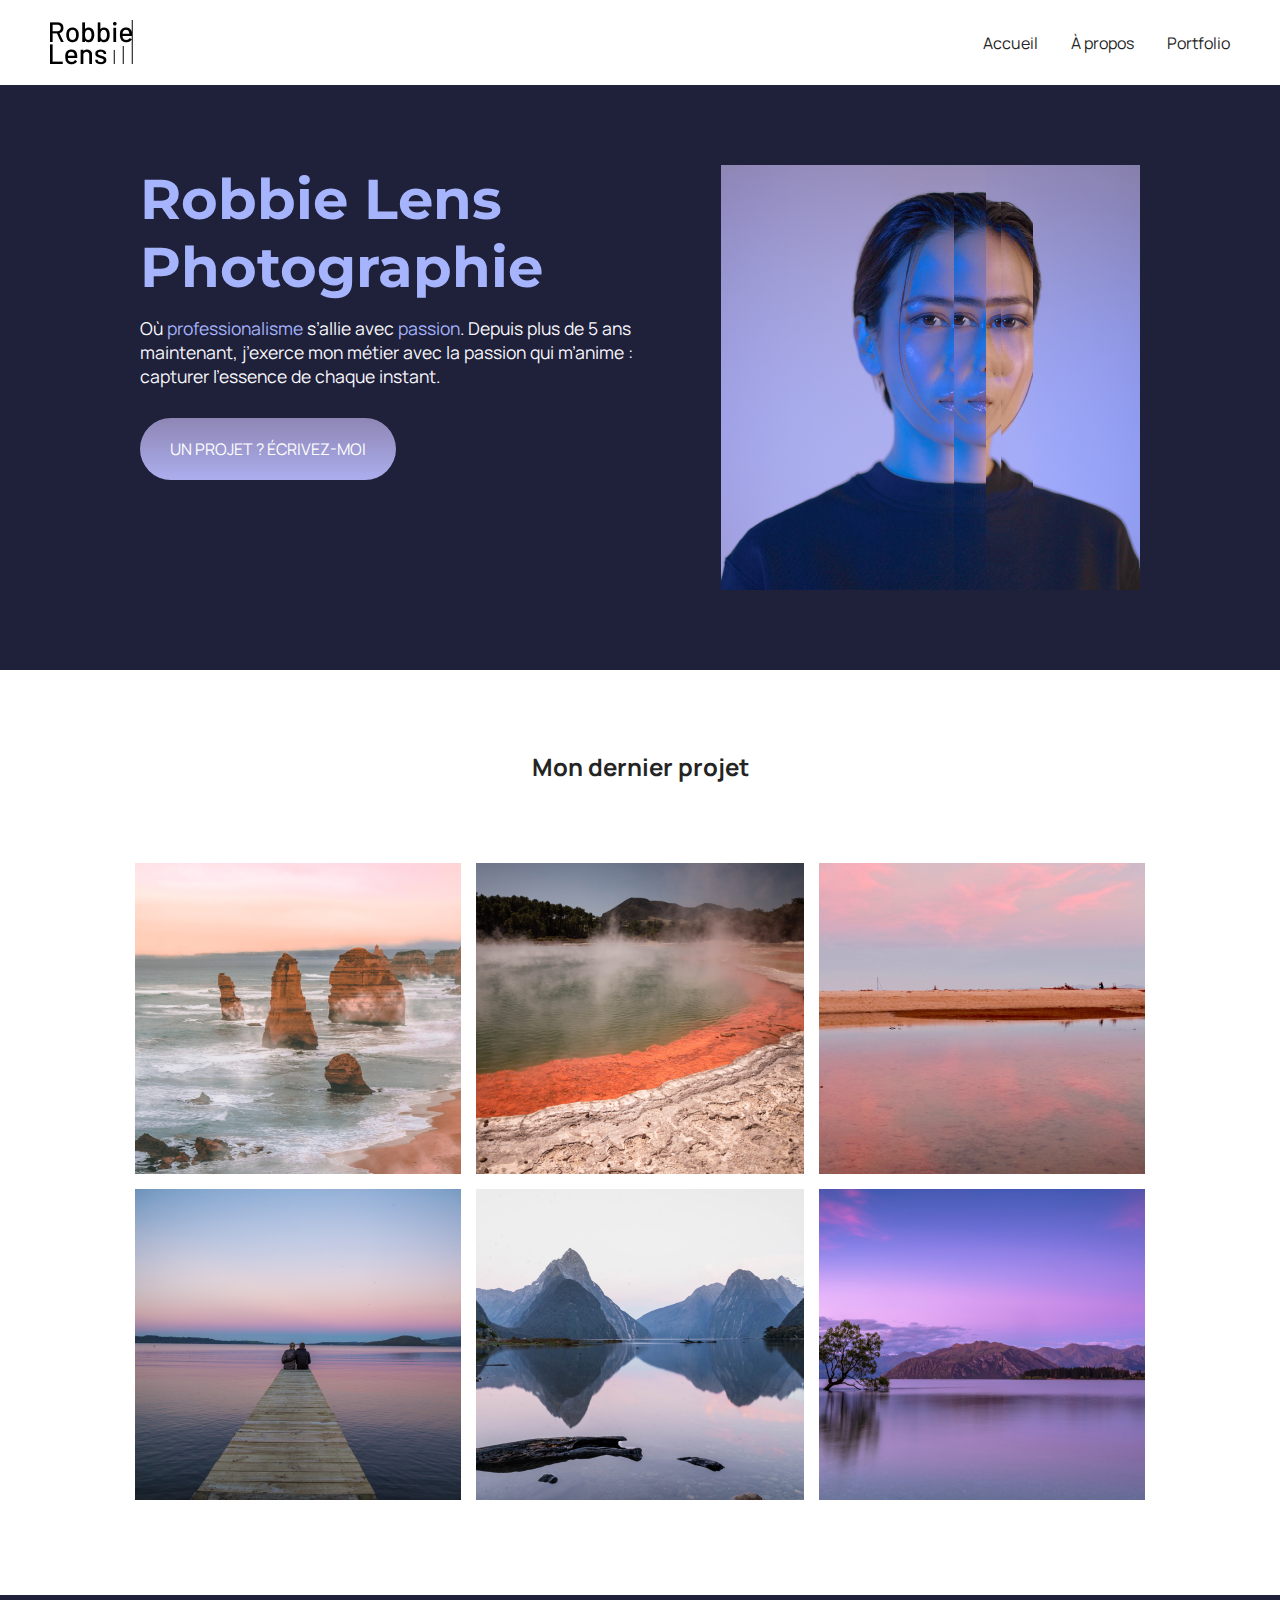
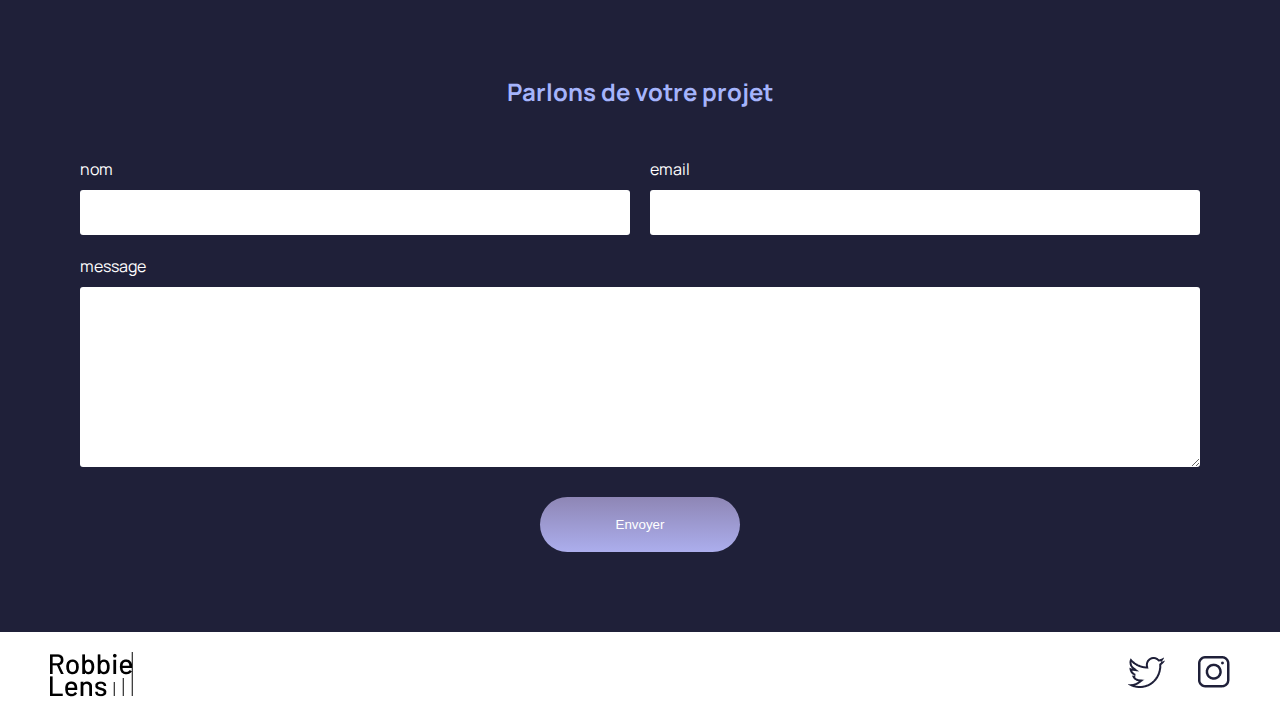
<file: index.html>
<!DOCTYPE html>
<html lang="fr">

<head>
    <meta charset="utf-8" >
    <title>Accueil - Robbie Lens Photographie</title>
    <link href="style/style.css" rel="stylesheet" >
    <link href="style/index.css" rel="stylesheet" >
    <link rel="preconnect" href="https://fonts.googleapis.com">
    <link rel="preconnect" href="https://fonts.gstatic.com" crossorigin>
    <link href="https://fonts.googleapis.com/css2?family=Manrope&family=Montserrat&display=swap" rel="stylesheet">
</head>

<body>
    <header>
        <nav>
            <img src="images/logo.png" alt="Logo Robbie Lens" >
            <div>
                <a href="index.html">Accueil</a>
                <a href="a-propos.html">À propos</a>
                <a href="portfolio.html">Portfolio</a>
            </div>
        </nav>
    </header>
    <main>
        <section class="accueil-introduction">
            <div>
                <h1>Robbie Lens Photographie</h1>
                <p>
                    Où <em>professionalisme</em> s’allie avec <em>passion</em>. Depuis
                    plus de 5 ans maintenant, j’exerce mon métier avec la passion
                    qui m’anime : capturer l’essence de chaque instant.
                </p>
                <a href="#contact" class="cta">UN PROJET ? ÉCRIVEZ-MOI</a>
            </div>
            <img src="images/robbie-lens.png" alt="Portrait avec effet de la photographe Robbie Lens" >
        </section>
        <section class="accueil-photos">
            <h2>Mon dernier projet</h2>
            <div>
                <img src="images/accueil/element-1.png" alt="Twelve apostles - Australie" >
                <img src="images/accueil/element-2.png" alt="Wai-O-Tapu - Nouvelle-Zélande" >
                <img src="images/accueil/element-3.png" alt="Parc National d’Abel Tasman - Nouvelle-Zélande" >
            </div>
            <div>
                <img src="images/accueil/element-4.png" alt="Lac Rotorua - Nouvelle-Zélande" >
                <img src="images/accueil/element-5.png" alt="Milford Sound - Nouvelle-Zélande" >
                <img src="images/accueil/element-6.png" alt="Lac Wanaka - Nouvelle-Zélande" >
            </div>
        </section>

        <section id="contact" class="section-contact">
            <h2>Parlons de votre projet</h2>
            <form method="get" action="#">
                <div class="form-nom-email">
                    <div class="form-column">
                        <label for="nom">nom</label>
                        <input type="text" name="nom" id="nom">
                    </div>
                    <div class="form-column">
                        <label for="email">email</label>
                        <input type="email" name="email" id="email">
                    </div> 
                </div>   
                    <label for="message">message</label>
                    <textarea name="message" id="message" rows="10"></textarea>
                    <input type="submit" value="Envoyer" class="cta">
            </form>
        </section>
    </main>
    <footer>
        <img src="images/logo.png" alt="Logo Robbie Lens" >
        <div>
            <a target="_blank" href="https://twitter.com/" class="lien-icone">
                <img src="images/twitter.png" alt="Logo Twitter" >
            </a>
            <a target="_blank" href="https://www.instagram.com/" class="lien-icone">
                <img src="images/instagram.png" alt="Logo Instagram" >
            </a>
        </div>
    </footer>
</body>

</html>
</file>
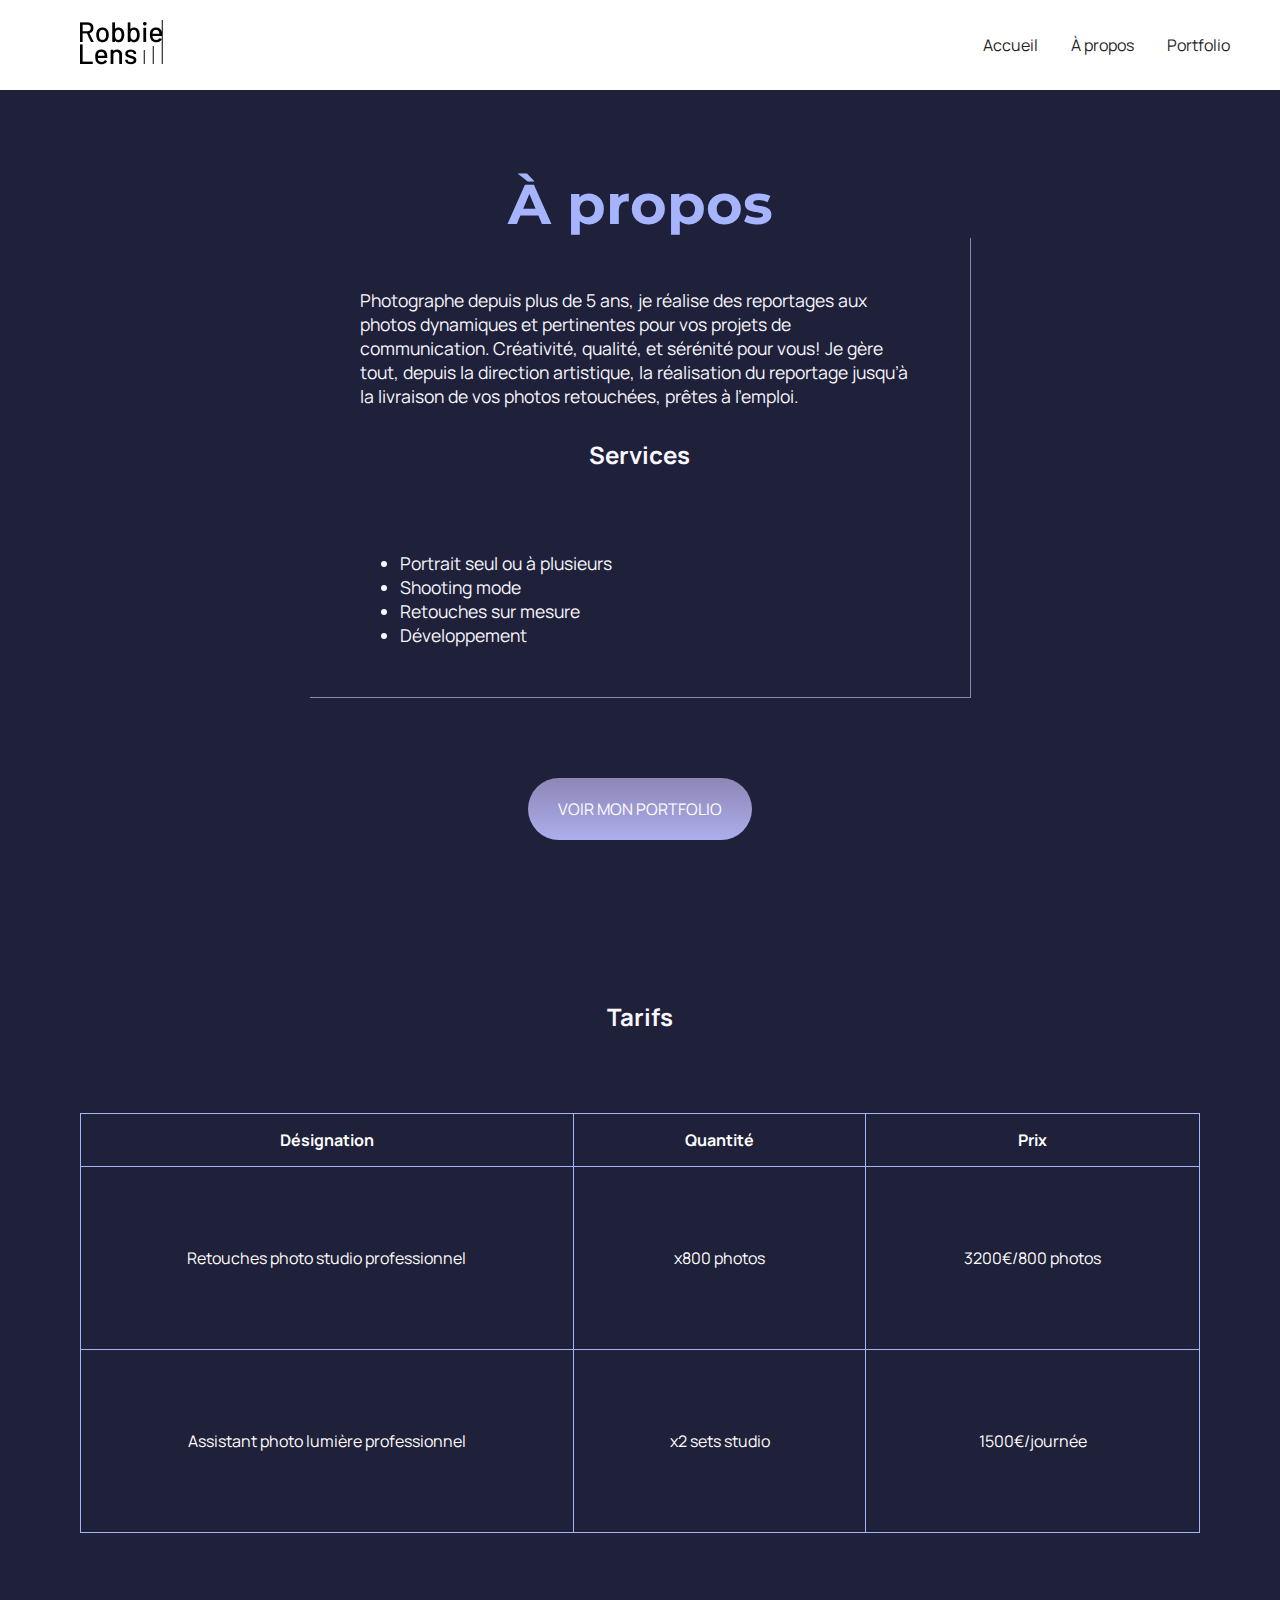
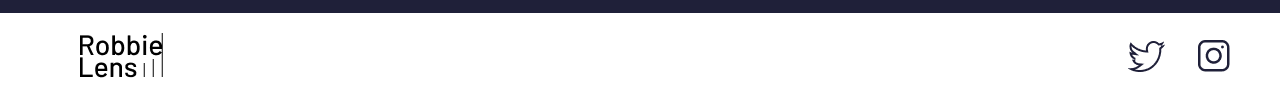
<file: a-propos.html>
<!DOCTYPE html>
<html lang="fr">

<head>
    <meta charset="utf-8" >
    <title>À propos - Robbie Lens Photographie</title>
    <link href="style/style.css" rel="stylesheet" >
    <link href="style/a-propos.css" rel="stylesheet" >
    <link rel="preconnect" href="https://fonts.googleapis.com">
    <link rel="preconnect" href="https://fonts.gstatic.com" crossorigin>
    <link href="https://fonts.googleapis.com/css2?family=Manrope&family=Montserrat&display=swap" rel="stylesheet">
</head>

<body>
    <header>
        <nav>
            <a href="index.html" class="lien-icone">
                <img src="images/logo.png" alt="Logo Robbie Lens" >
            </a>
            <div>
                <a href="index.html">Accueil</a>
                <a href="a-propos.html">À propos</a>
                <a href="portfolio.html">Portfolio</a>
            </div>
        </nav>
    </header>
    <main class="a-propos-main">
        <section>
            <h1>À propos</h1>
            <div class="carre-contenu">
                <p>
                    Photographe depuis plus de 5 ans, je réalise des reportages aux photos dynamiques et pertinentes
                    pour
                    vos
                    projets de communication. Créativité, qualité, et sérénité pour vous! Je gère tout, depuis la
                    direction
                    artistique, la réalisation du reportage jusqu’à la livraison de vos photos retouchées, prêtes à
                    l’emploi.
                </p>
                <h2>Services</h2>
                <ul>
                    <li>Portrait seul ou à plusieurs</li>
                    <li>Shooting mode</li>
                    <li>Retouches sur mesure</li>
                    <li>Développement</li>
                </ul>
            </div>
            <div>
                <a href="portfolio.html" class="cta">VOIR MON PORTFOLIO</a>
            </div>
        </section>

        <section class="section-tarifs">
            <h2>Tarifs</h2>
            <table>
                <thead>
                    <tr>
                        <th>Désignation</th>
                        <th>Quantité</th>
                        <th>Prix</th>
                    </tr>
                </thead>

                <tbody>
                    <tr>
                        <td>Retouches photo studio professionnel</td>
                        <td>x800 photos</td>
                        <td>3200€/800 photos</td>
                    </tr>

                    <tr>
                        <td>Assistant photo lumière professionnel</td>
                        <td>x2 sets studio</td>
                        <td>1500€/journée</td>
                    </tr>
                </tbody>
            </table>
        </section>
    </main>
    <footer>
        <a href="index.html" class="lien-icone">
            <img src="images/logo.png" alt="Logo Robbie Lens" >
        </a>
        <div>
            <a target="_blank" href="https://twitter.com/" class="lien-icone">
                <img src="images/twitter.png" alt="Logo Twitter" >
            </a>
            <a target="_blank" href="https://www.instagram.com/" class="lien-icone">
                <img src="images/instagram.png" alt="Logo Instagram" >
            </a>
        </div>
    </footer>
</body>

</html>
</file>
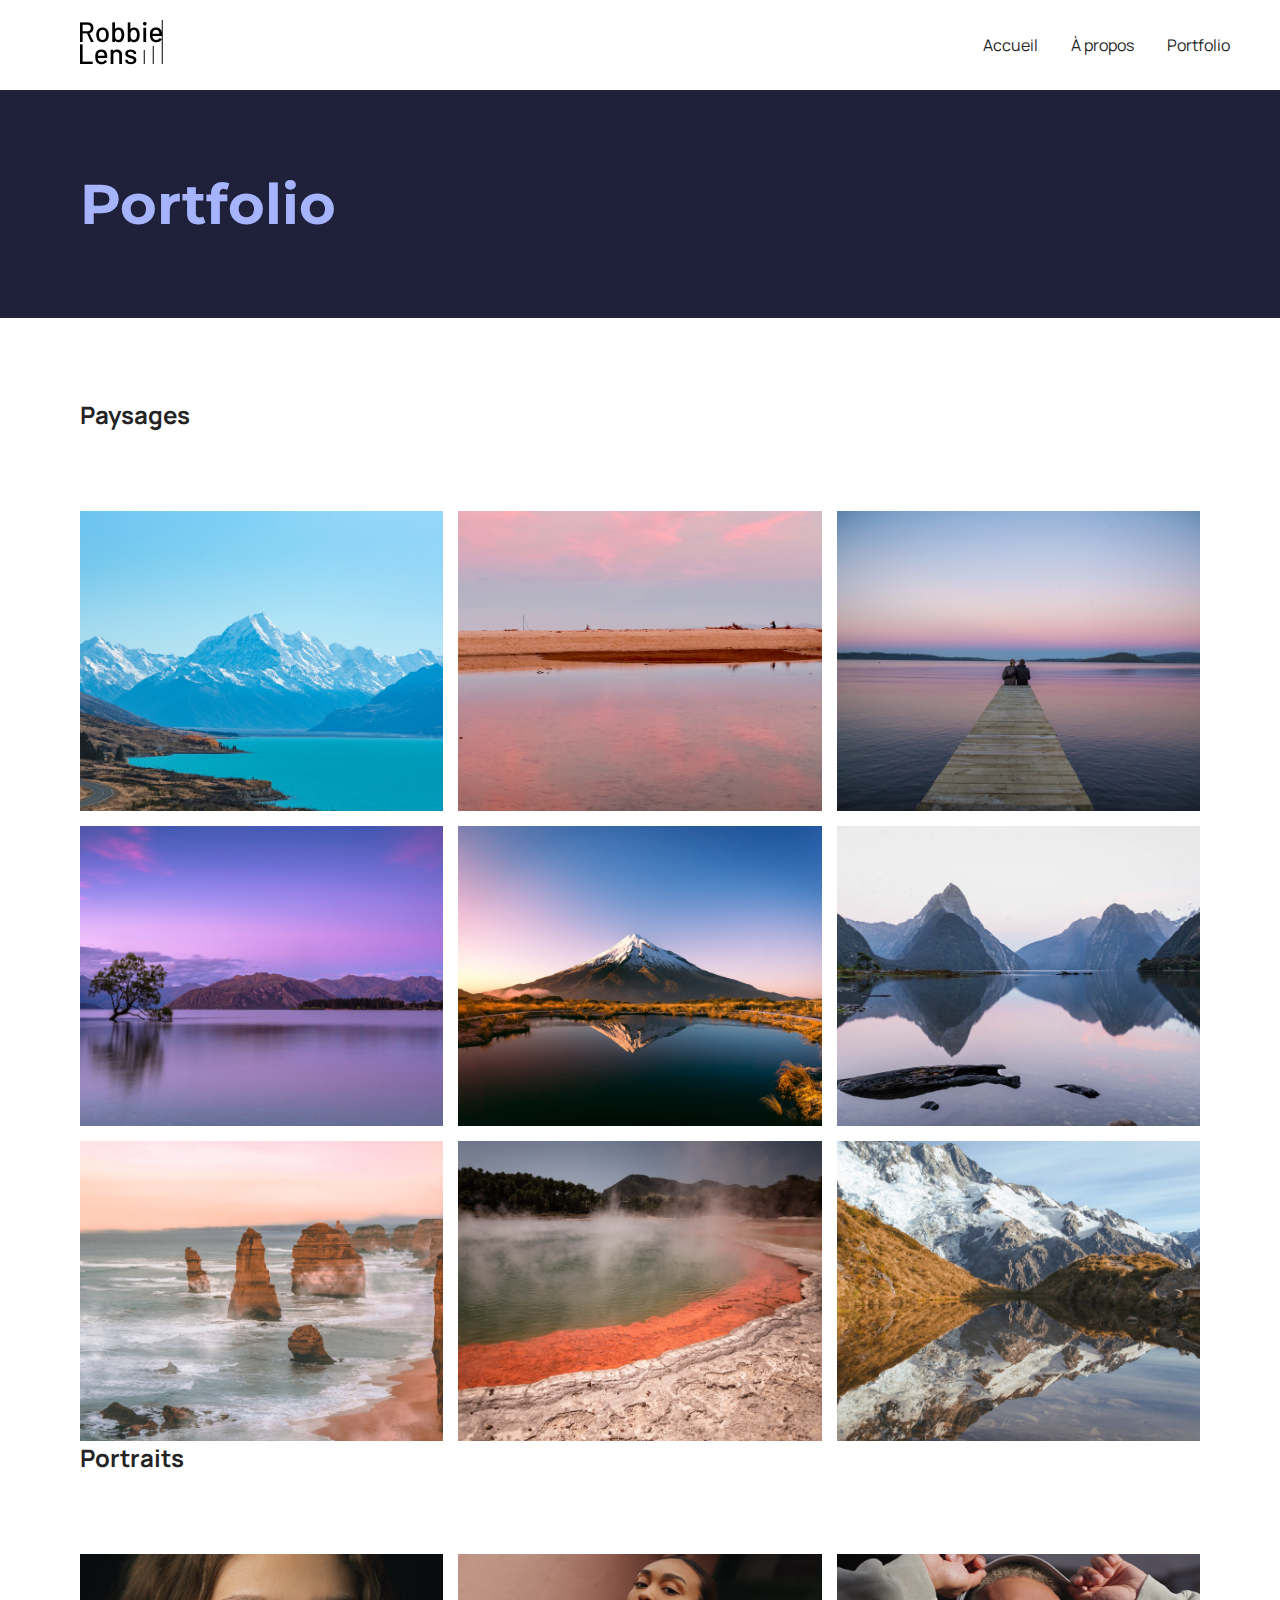
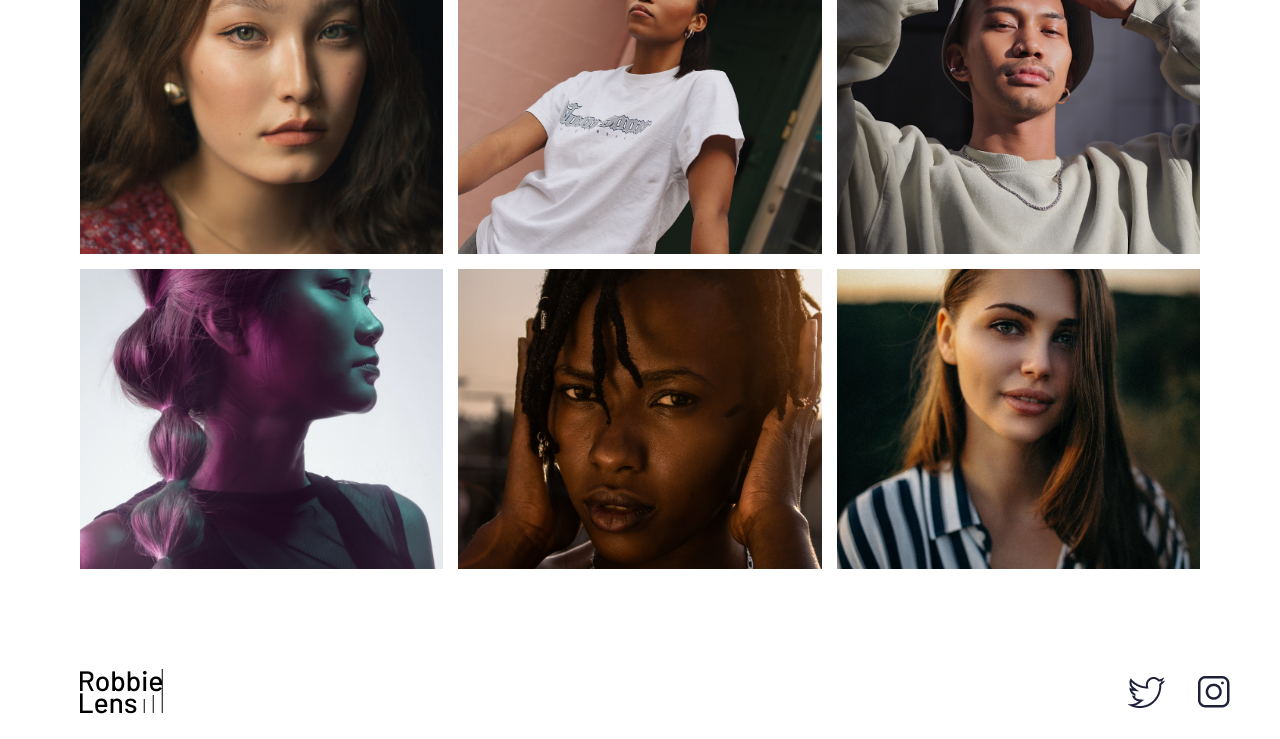
<file: portfolio.html>
<!DOCTYPE html>
<html lang="fr">

<head>
    <meta charset="utf-8" >
    <title>Portfolio - Robbie Lens Photographie</title>
    <link href="style/style.css" rel="stylesheet" >
    <link href="style/portfolio.css" rel="stylesheet" >
    <link rel="preconnect" href="https://fonts.googleapis.com">
    <link rel="preconnect" href="https://fonts.gstatic.com" crossorigin>
    <link href="https://fonts.googleapis.com/css2?family=Manrope&family=Montserrat&display=swap" rel="stylesheet">
</head>

<body>
    <header>
        <nav>
            <a href="index.html" class="lien-icone">
                <img src="images/logo.png" alt="Logo Robbie Lens" >
            </a>
            <div>
                <a href="index.html">Accueil</a>
                <a href="a-propos.html">À propos</a>
                <a href="portfolio.html">Portfolio</a>
            </div>
        </nav>
    </header>
    <main>
        <section>
            <h1>Portfolio</h1>
        </section>
        <section class="portfolio-section-photos">
            <h2>Paysages</h2>
            <div class="grid-paysages">
                <a href="images/portfolio/paysage1.jpg" class="lien-conteneur-photo">
                    <img src="images/portfolio/paysage1.jpg" alt="Mont Aoraki - Nouvelle-Zélande" >
                    <div class="photo-hover">Voir la photo</div>
                </a>
                <a href="images/portfolio/paysage2.jpg" class="lien-conteneur-photo">
                    <img src="images/portfolio/paysage2.jpg" alt="Parc National d’Abel Tasman - Nouvelle-Zélande" >
                    <div class="photo-hover">Voir la photo</div>
                </a>
                <a href="images/portfolio/paysage3.jpg" class="lien-conteneur-photo">
                    <img src="images/portfolio/paysage3.jpg" alt="Lac Rotorua - Nouvelle-Zélande" >
                    <div class="photo-hover">Voir la photo</div>
                </a>
                <a href="images/portfolio/paysage4.jpg" class="lien-conteneur-photo">
                    <img src="images/portfolio/paysage4.jpg" alt="Lac Wanaka - Nouvelle-Zélande" >
                    <div class="photo-hover">Voir la photo</div>
                </a>
                <a href="images/portfolio/paysage5.jpg" class="lien-conteneur-photo">
                    <img src="images/portfolio/paysage5.jpg" alt="Mont Taranaki - Nouvelle-Zélande" >
                    <div class="photo-hover">Voir la photo</div>
                </a>
                <a href="images/portfolio/paysage6.jpg" class="lien-conteneur-photo">
                    <img src="images/portfolio/paysage6.jpg" alt="Milford Sound - Nouvelle-Zélande" >
                    <div class="photo-hover">Voir la photo</div>
                </a>
                <a href="images/portfolio/paysage7.jpg" class="lien-conteneur-photo">
                    <img src="images/portfolio/paysage7.jpg" alt="Twelve Apostle - Australie" >
                    <div class="photo-hover">Voir la photo</div>
                </a>
                <a href="images/portfolio/paysage8.jpg" class="lien-conteneur-photo">
                    <img src="images/portfolio/paysage8.jpg" alt="Wai-O-Tapu - Nouvelle-Zélande" >
                    <div class="photo-hover">Voir la photo</div>
                </a>
                <a href="images/portfolio/paysage9.jpg" class="lien-conteneur-photo">
                    <img src="images/portfolio/paysage9.jpg" alt="Mont Cook - Nouvelle Zélande" >
                    <div class="photo-hover">Voir la photo</div>
                </a>
            </div>
            <h2>Portraits</h2>
            <div class="grid-portraits">
                <a href="images/portfolio/portrait1.jpg" class="lien-conteneur-photo">
                    <img src="images/portfolio/portrait1.jpg" alt="Portrait jeune femme 1" >
                    <div class="photo-hover">Voir la photo</div>
                </a>
                <a href="images/portfolio/portrait2.jpg" class="lien-conteneur-photo">
                    <img src="images/portfolio/portrait2.jpg" alt="Portrait jeune femme 2" >
                    <div class="photo-hover">Voir la photo</div>
                </a>
                <a href="images/portfolio/portrait3.jpg" class="lien-conteneur-photo">
                    <img src="images/portfolio/portrait3.jpg" alt="Portrait jeune homme 3" >
                    <div class="photo-hover">Voir la photo</div>
                </a>
                <a href="images/portfolio/portrait4.jpg" class="lien-conteneur-photo">
                    <img src="images/portfolio/portrait4.jpg" alt="Portrait jeune femme 4" >
                    <div class="photo-hover">Voir la photo</div>
                </a>
                <a href="images/portfolio/portrait5.jpg" class="lien-conteneur-photo">
                    <img src="images/portfolio/portrait5.jpg" alt="Portrait jeune femme 5" >
                    <div class="photo-hover">Voir la photo</div>
                </a>
                <a href="images/portfolio/portrait6.jpg" class="lien-conteneur-photo">
                    <img src="images/portfolio/portrait6.jpg" alt="Portrait jeune femme 6" >
                    <div class="photo-hover">Voir la photo</div>
                </a>

            </div>
        </section>
    </main>
    <footer>
        <a href="index.html" class="lien-icone">
            <img src="images/logo.png" alt="Logo Robbie Lens" >
        </a>
        <div>
            <a target="_blank" href="https://twitter.com/" class="lien-icone">
                <img src="images/twitter.png" alt="Logo Twitter" >
            </a>
            <a target="_blank" href="https://www.instagram.com/" class="lien-icone">
                <img src="images/instagram.png" alt="Logo Instagram" >
            </a>
        </div>
    </footer>
</body>

</html>
</file>
<file: style/style.css>
* {
  margin: 0;
}

body {
  font-family: 'Manrope', sans-serif;
  font-size: 1em;
  background-color: #1f2039;
}

a {
  color: #242424;
  text-decoration: none;
}

em {
  color: #a5b4fc;
  font-style: normal;
}

h1 {
  font-size: 3.5em;
  color: #a5b4fc;
  font-family: 'Montserrat', sans-serif;
}

h2 {
  color: #f9f8ff;
}

p,
li {
  font-size: 1.1em;
  color: #f9f8ff;
}

header,
footer {
  background-color: white;
  padding: 20px 50px;
}

.cta {
  display: inline-block;
  background: linear-gradient(#8e86b5, #acaeed);
  color: white;
  border-radius: 50px;
  padding: 20px 30px;
}

a:hover {
  text-decoration: underline;
}

.cta:hover {
  background: linear-gradient(#696484, #8788ba);
  text-decoration: none;
}

.lien-icone {
  margin-left: 30px;
}

.lien-icone:hover {
  opacity: 0.5;
}

section {
  padding: 80px;
}

footer,
nav {
  display: flex;
  flex-direction: row;
  align-items: center;
  justify-content: space-between;
}

nav a {
  margin-left: 30px;
}

@media screen and (max-width: 996px) {
  header nav {
    flex-direction: column;
    align-items: center;
    justify-content: center;
  }

  header nav img {
    margin-bottom: 20px;
  }

  header, footer {
    padding: 20px 20px;
  }

  h1 {
    font-size: 2em;
  }

  section {
    padding: 50px 20px 50px 20px;
  }

  nav a {
    margin-left: 10px;
    margin-right: 10px;
  }
}
</file>
<file: style/index.css>
.accueil-photos {
  background-color: white;
  padding: 80px;
}

.accueil-photos h2 {
  color: #242424;
  text-align: center;
  margin-bottom: 80px;
}

.accueil-photos div {
  display: flex;
  flex-direction: row;
  gap: 15px;
  justify-content: center;
  margin-bottom: 15px;
}

.accueil-introduction {
  display: flex;
  flex-direction: row;
  max-width: 1000px;
  align-items: flex-start;
  margin: auto;
}

.accueil-introduction h1 {
  margin-bottom: 15px;
}

.accueil-introduction p {
  margin-bottom: 30px;
}

.accueil-introduction div {
  padding-right: 80px;
}

.section-contact h2 {
  color: #a5b4fc;
  text-align: center;
  margin-bottom: 50px;
}

form {
  display: flex;
  flex-direction: column;
  width: 100%;
  margin: auto;
  color: white;
}

.form-nom-email {
  display: flex;
  flex-direction: row;
  gap: 20px;
}

.form-column {
  flex: 1;
  display: flex;
  flex-direction: column;
  margin-bottom: 20px;
}

input, textarea {
  padding: 15px;
  border-radius: 3px;
  border: none;
}

label {
  margin-bottom: 10px;
}

input[type='submit'] {
  width: 200px;
  margin: auto;
  margin-top: 30px;
}

@media screen and (max-width:996px) {
  .accueil-introduction {
    flex-direction: column;
    align-items: center;
    justify-content: center;    
  }

  .accueil-introduction div {
    padding-right: 0;
    text-align: center;
    order: 2;
  }

  .accueil-introduction img {
    order: 1;
    margin-bottom: 20px;
    width: 100%;
  }

  .accueil-photos {
    padding: 20px;
  }

  .accueil-photos div {
    flex-direction: column;
  }

  .section-contact {
    padding: 50px 20px;
  }

  .form-nom-email {
    flex-direction: column;
    gap: 0;
  }
}
</file>
<file: style/a-propos.css>
.carre-contenu {
  border-right: 1px solid #8e86b5;
  border-bottom: 1px solid #8e86b5;
  padding: 50px;
  width: 50%;
  margin: auto;
  margin-bottom: 80px;
}

.carre-contenu h2 {
  margin-top: 30px;
}

.carre-contenu ul {
  margin-top: 30px;
}

.carre-contenu + div {
  text-align: center;
}

.a-propos-main {
  margin: auto;
}

table {
  border-collapse: collapse;
  text-align: center;
  color: white;
  width: 100%;
}

td, th {
  border: 1px solid #a5b4fc;
  padding: 15px;
}

td {
  padding: 80px;
}

h2 {
  margin-bottom: 80px;
}

h1, h2 {
  text-align: center;
}

@media screen and (max-width: 996px) {
  .section-tarifs {
    display: none;
  }
}
</file>
<file: style/portfolio.css>
.portfolio-section-photos {
  background-color: white;
}

.portfolio-section-photos h2 {
  color: #242424;
  margin-bottom: 80px;
}

.grid-paysages {
  display: grid;
  grid-template-columns: 1fr 1fr 1fr;
  grid-template-rows: 300px 300px 300px;
  gap: 15px;
}

.grid-portraits {
  display: grid;
  grid-template-columns: 1fr 1fr 1fr;
  grid-template-rows: 300px 300px;
  gap: 15px;
}

.grid-paysages img,
.grid-portraits img {
  width: 100%;
  height: 100%;
  object-fit: cover;
}

.lien-conteneur-photo {
  position: relative;
}

.photo-hover {
  position: absolute;
  top: 0;
  left: 0;
  right: 0;
  bottom: 0;
  display: flex;
  align-items: center;
  justify-content: center;
  font-size: 1.5em;
  color: white;
  background-color: rgba(0, 0, 0, 0.7);
  display: none;
}

.lien-conteneur-photo:hover .photo-hover {
  display: flex;
}

@media screen and (max-width: 996px) {
  .grid-paysages {
    grid-template-columns: 1fr;
    gap: 15px;
  }

  .grid-portraits {
    grid-template-columns: 1fr;
    gap: 15px;
  }
}
</file>
